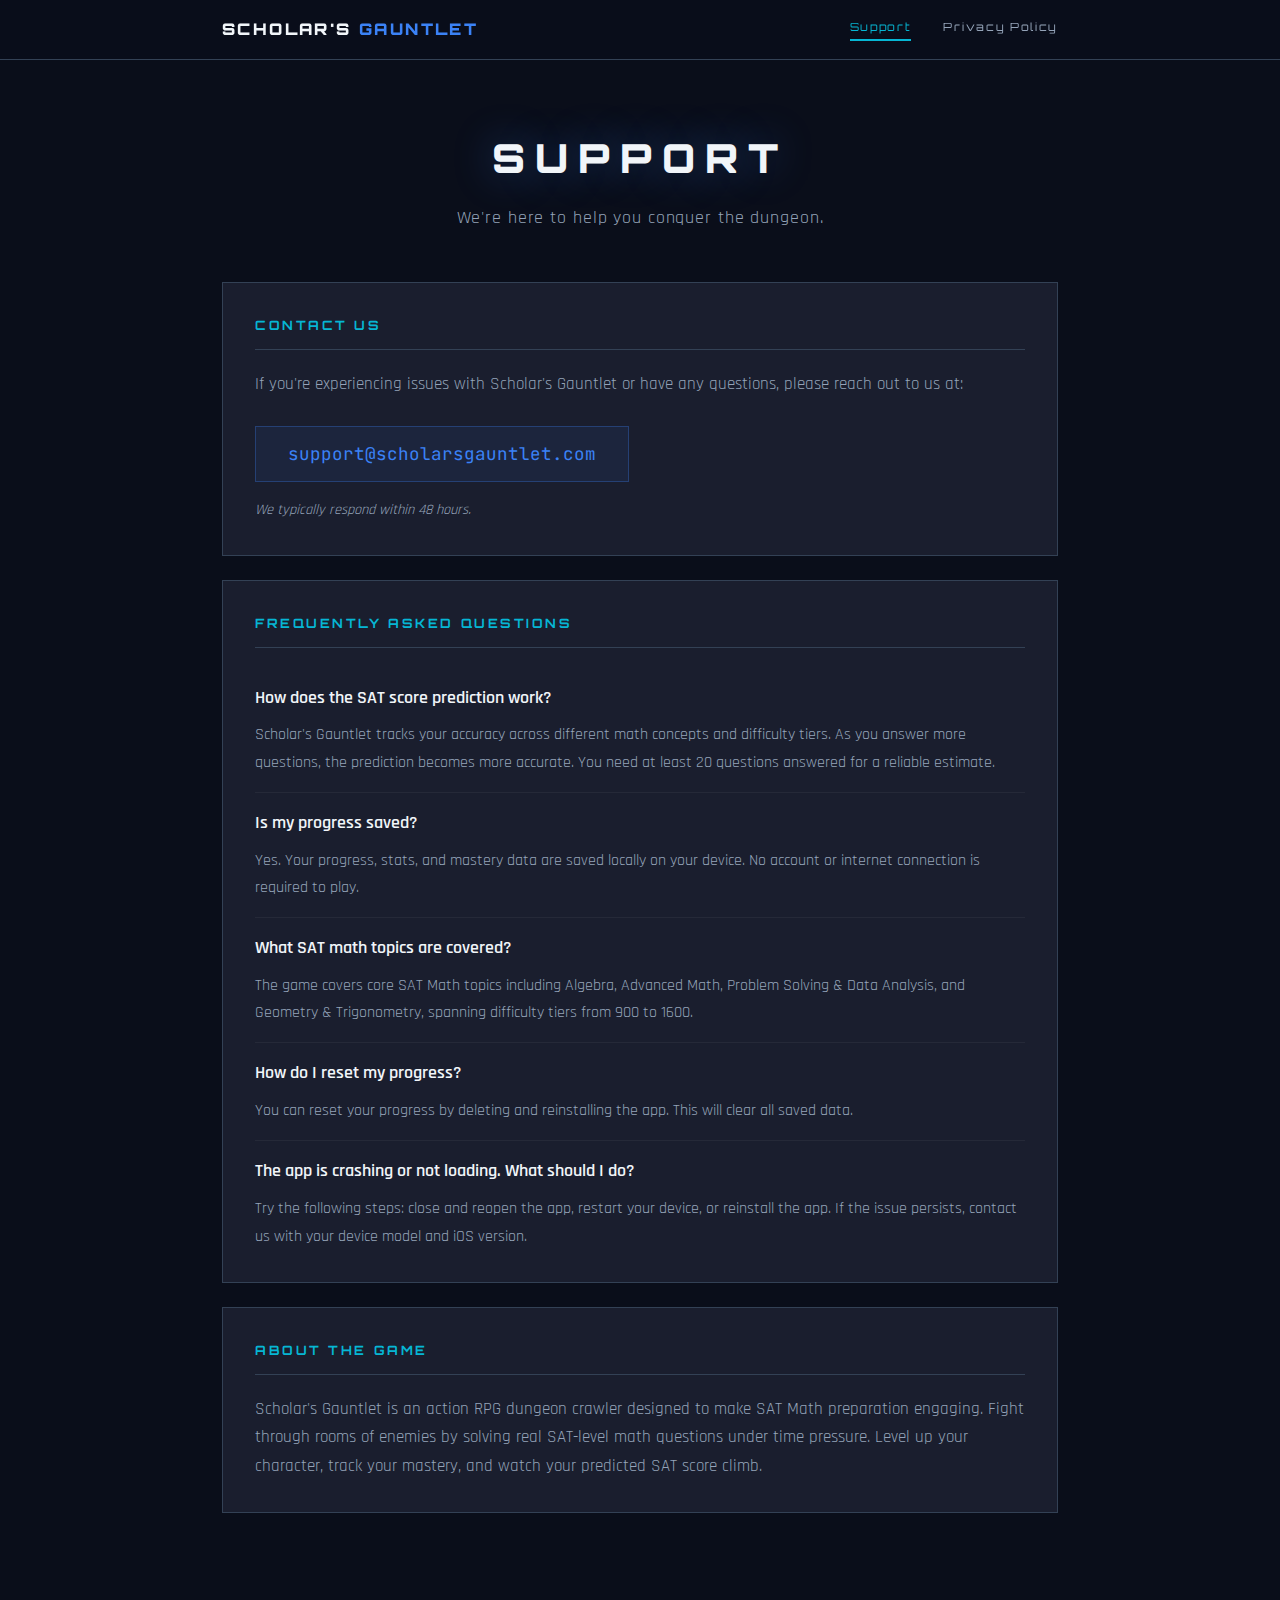
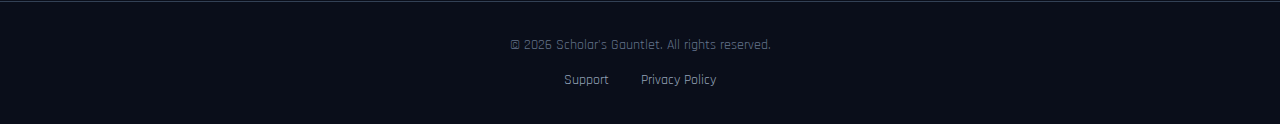
<file: index.html>
<!DOCTYPE html>
<html lang="en">
<head>
  <meta charset="UTF-8">
  <meta name="viewport" content="width=device-width, initial-scale=1.0">
  <title>Scholar's Gauntlet — Support & Privacy</title>
  <link rel="stylesheet" href="style.css">
  <link rel="preconnect" href="https://fonts.googleapis.com">
  <link href="https://fonts.googleapis.com/css2?family=Orbitron:wght@400;700;900&family=Rajdhani:wght@300;400;500;600;700&family=JetBrains+Mono:wght@400;700&display=swap" rel="stylesheet">
</head>
<body>
  <nav class="nav">
    <div class="nav-inner">
      <a href="index.html" class="nav-brand">SCHOLAR'S <span class="accent">GAUNTLET</span></a>
      <div class="nav-links">
        <a href="index.html" class="nav-link active">Support</a>
        <a href="privacy.html" class="nav-link">Privacy Policy</a>
      </div>
    </div>
  </nav>

  <main class="container">
    <section class="hero">
      <h1 class="hero-title">SUPPORT</h1>
      <p class="hero-sub">We're here to help you conquer the dungeon.</p>
    </section>

    <section class="card">
      <h2 class="card-title">CONTACT US</h2>
      <p>If you're experiencing issues with Scholar's Gauntlet or have any questions, please reach out to us at:</p>
      <a href="mailto:support@scholarsgauntlet.com" class="email-link">support@scholarsgauntlet.com</a>
      <p class="note">We typically respond within 48 hours.</p>
    </section>

    <section class="card">
      <h2 class="card-title">FREQUENTLY ASKED QUESTIONS</h2>

      <div class="faq">
        <h3 class="faq-q">How does the SAT score prediction work?</h3>
        <p class="faq-a">Scholar's Gauntlet tracks your accuracy across different math concepts and difficulty tiers. As you answer more questions, the prediction becomes more accurate. You need at least 20 questions answered for a reliable estimate.</p>
      </div>

      <div class="faq">
        <h3 class="faq-q">Is my progress saved?</h3>
        <p class="faq-a">Yes. Your progress, stats, and mastery data are saved locally on your device. No account or internet connection is required to play.</p>
      </div>

      <div class="faq">
        <h3 class="faq-q">What SAT math topics are covered?</h3>
        <p class="faq-a">The game covers core SAT Math topics including Algebra, Advanced Math, Problem Solving & Data Analysis, and Geometry & Trigonometry, spanning difficulty tiers from 900 to 1600.</p>
      </div>

      <div class="faq">
        <h3 class="faq-q">How do I reset my progress?</h3>
        <p class="faq-a">You can reset your progress by deleting and reinstalling the app. This will clear all saved data.</p>
      </div>

      <div class="faq">
        <h3 class="faq-q">The app is crashing or not loading. What should I do?</h3>
        <p class="faq-a">Try the following steps: close and reopen the app, restart your device, or reinstall the app. If the issue persists, contact us with your device model and iOS version.</p>
      </div>
    </section>

    <section class="card">
      <h2 class="card-title">ABOUT THE GAME</h2>
      <p>Scholar's Gauntlet is an action RPG dungeon crawler designed to make SAT Math preparation engaging. Fight through rooms of enemies by solving real SAT-level math questions under time pressure. Level up your character, track your mastery, and watch your predicted SAT score climb.</p>
    </section>
  </main>

  <footer class="footer">
    <p>&copy; 2026 Scholar's Gauntlet. All rights reserved.</p>
    <div class="footer-links">
      <a href="index.html">Support</a>
      <a href="privacy.html">Privacy Policy</a>
    </div>
  </footer>
</body>
</html>
</file>
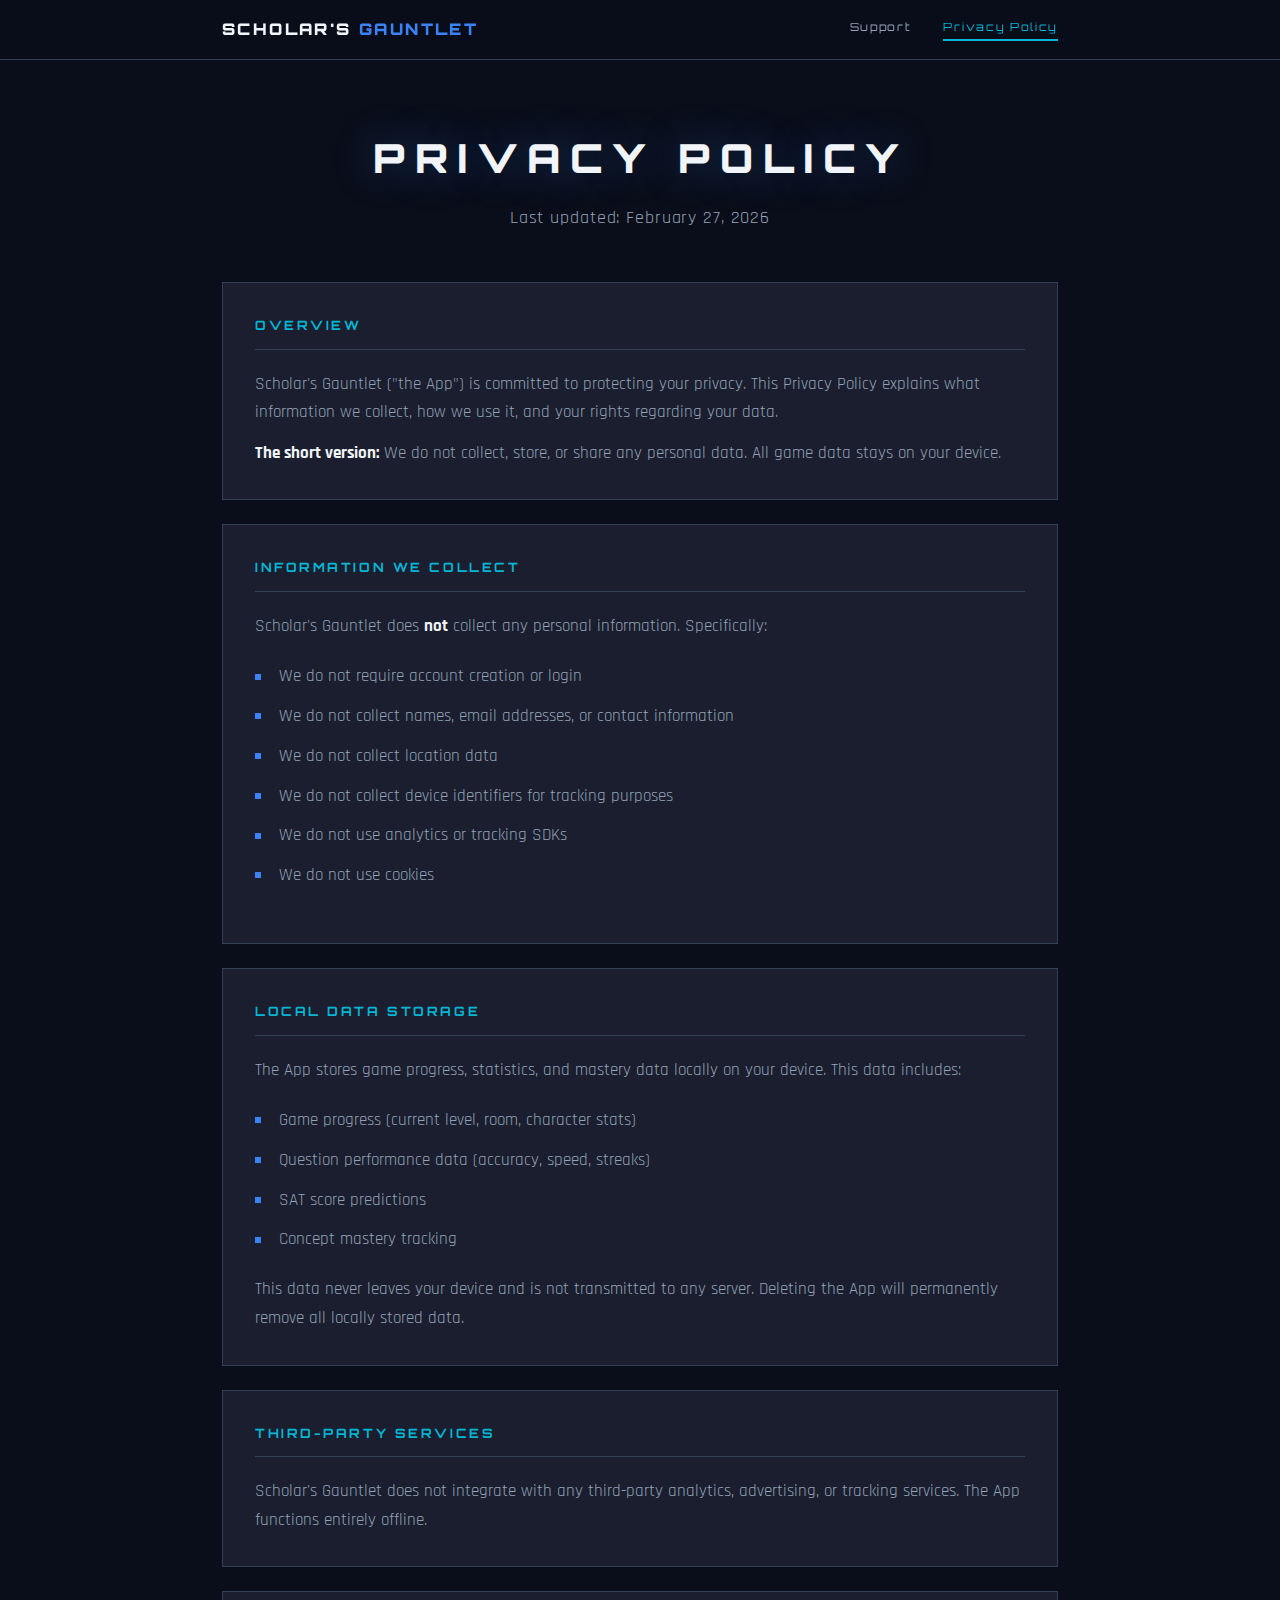
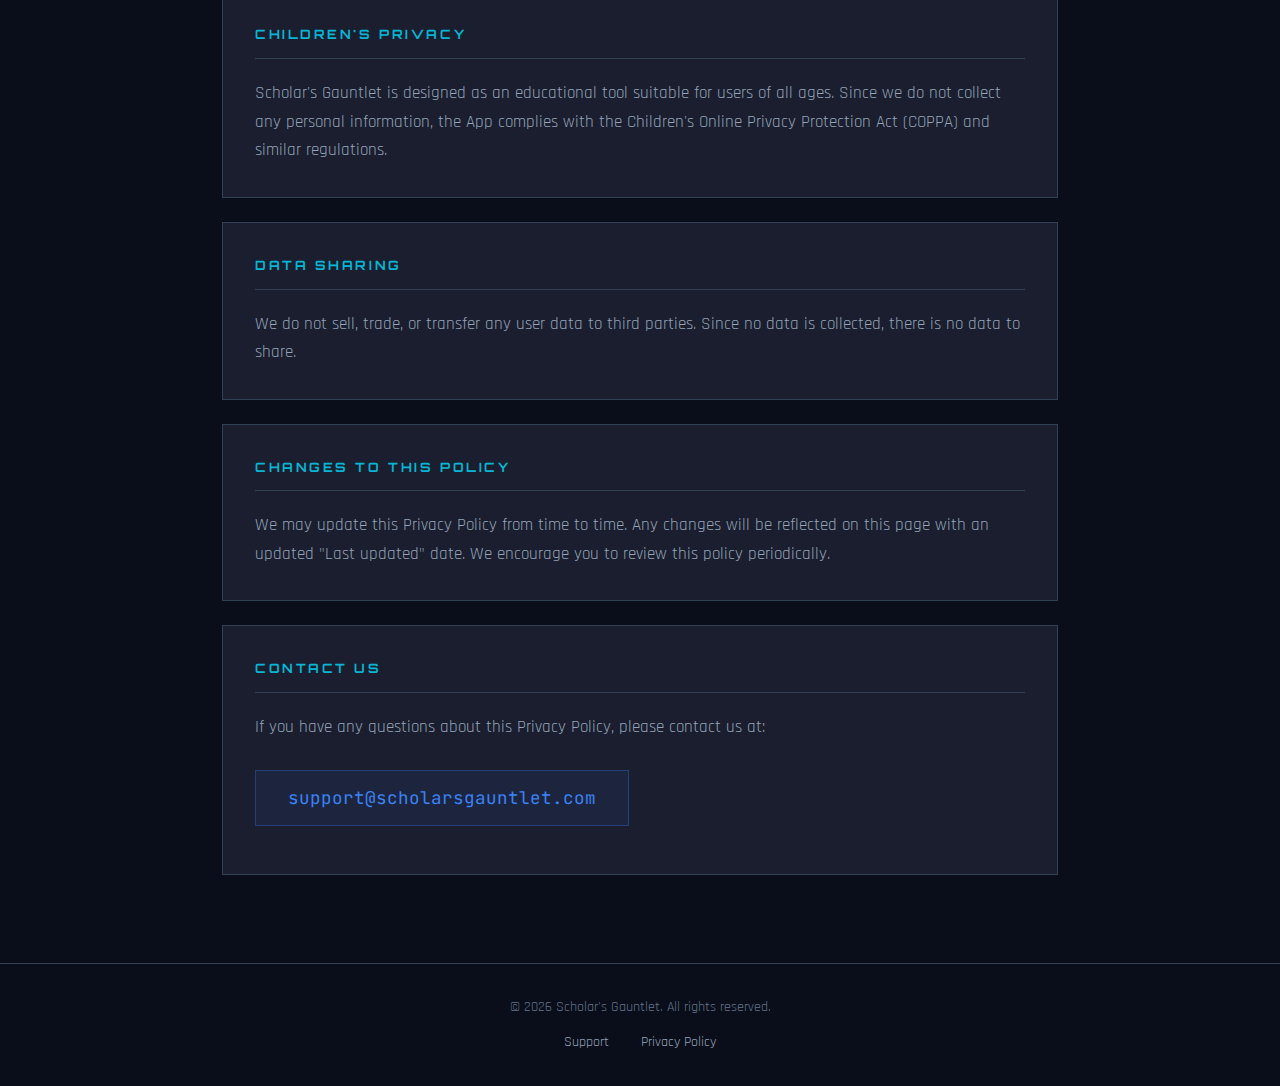
<file: privacy.html>
<!DOCTYPE html>
<html lang="en">
<head>
  <meta charset="UTF-8">
  <meta name="viewport" content="width=device-width, initial-scale=1.0">
  <title>Scholar's Gauntlet — Privacy Policy</title>
  <link rel="stylesheet" href="style.css">
  <link rel="preconnect" href="https://fonts.googleapis.com">
  <link href="https://fonts.googleapis.com/css2?family=Orbitron:wght@400;700;900&family=Rajdhani:wght@300;400;500;600;700&family=JetBrains+Mono:wght@400;700&display=swap" rel="stylesheet">
</head>
<body>
  <nav class="nav">
    <div class="nav-inner">
      <a href="index.html" class="nav-brand">SCHOLAR'S <span class="accent">GAUNTLET</span></a>
      <div class="nav-links">
        <a href="index.html" class="nav-link">Support</a>
        <a href="privacy.html" class="nav-link active">Privacy Policy</a>
      </div>
    </div>
  </nav>

  <main class="container">
    <section class="hero">
      <h1 class="hero-title">PRIVACY POLICY</h1>
      <p class="hero-sub">Last updated: February 27, 2026</p>
    </section>

    <section class="card policy">
      <h2 class="card-title">OVERVIEW</h2>
      <p>Scholar's Gauntlet ("the App") is committed to protecting your privacy. This Privacy Policy explains what information we collect, how we use it, and your rights regarding your data.</p>
      <p><strong>The short version:</strong> We do not collect, store, or share any personal data. All game data stays on your device.</p>
    </section>

    <section class="card policy">
      <h2 class="card-title">INFORMATION WE COLLECT</h2>
      <p>Scholar's Gauntlet does <strong>not</strong> collect any personal information. Specifically:</p>
      <ul>
        <li>We do not require account creation or login</li>
        <li>We do not collect names, email addresses, or contact information</li>
        <li>We do not collect location data</li>
        <li>We do not collect device identifiers for tracking purposes</li>
        <li>We do not use analytics or tracking SDKs</li>
        <li>We do not use cookies</li>
      </ul>
    </section>

    <section class="card policy">
      <h2 class="card-title">LOCAL DATA STORAGE</h2>
      <p>The App stores game progress, statistics, and mastery data locally on your device. This data includes:</p>
      <ul>
        <li>Game progress (current level, room, character stats)</li>
        <li>Question performance data (accuracy, speed, streaks)</li>
        <li>SAT score predictions</li>
        <li>Concept mastery tracking</li>
      </ul>
      <p>This data never leaves your device and is not transmitted to any server. Deleting the App will permanently remove all locally stored data.</p>
    </section>

    <section class="card policy">
      <h2 class="card-title">THIRD-PARTY SERVICES</h2>
      <p>Scholar's Gauntlet does not integrate with any third-party analytics, advertising, or tracking services. The App functions entirely offline.</p>
    </section>

    <section class="card policy">
      <h2 class="card-title">CHILDREN'S PRIVACY</h2>
      <p>Scholar's Gauntlet is designed as an educational tool suitable for users of all ages. Since we do not collect any personal information, the App complies with the Children's Online Privacy Protection Act (COPPA) and similar regulations.</p>
    </section>

    <section class="card policy">
      <h2 class="card-title">DATA SHARING</h2>
      <p>We do not sell, trade, or transfer any user data to third parties. Since no data is collected, there is no data to share.</p>
    </section>

    <section class="card policy">
      <h2 class="card-title">CHANGES TO THIS POLICY</h2>
      <p>We may update this Privacy Policy from time to time. Any changes will be reflected on this page with an updated "Last updated" date. We encourage you to review this policy periodically.</p>
    </section>

    <section class="card policy">
      <h2 class="card-title">CONTACT US</h2>
      <p>If you have any questions about this Privacy Policy, please contact us at:</p>
      <a href="mailto:support@scholarsgauntlet.com" class="email-link">support@scholarsgauntlet.com</a>
    </section>
  </main>

  <footer class="footer">
    <p>&copy; 2026 Scholar's Gauntlet. All rights reserved.</p>
    <div class="footer-links">
      <a href="index.html">Support</a>
      <a href="privacy.html">Privacy Policy</a>
    </div>
  </footer>
</body>
</html>
</file>
<file: style.css>
/* === Scholar's Gauntlet — Support & Privacy Website === */
:root {
  --navy: #0a0e1a;
  --charcoal: #1a1e2e;
  --dark-blue: #141828;
  --electric-blue: #3b82f6;
  --cyan: #06b6d4;
  --cyan-glow: #22d3ee;
  --indigo: #4f46e5;
  --red: #ef4444;
  --orange: #f97316;
  --green: #22c55e;
  --gold: #eab308;
  --white: #f1f5f9;
  --gray: #64748b;
  --gray-light: #94a3b8;
  --gray-dark: #334155;
  --font-display: 'Orbitron', sans-serif;
  --font-body: 'Rajdhani', sans-serif;
  --font-mono: 'JetBrains Mono', monospace;
}

* { margin: 0; padding: 0; box-sizing: border-box; }

body {
  background: var(--navy);
  color: var(--white);
  font-family: var(--font-body);
  font-size: 1.05rem;
  line-height: 1.7;
  min-height: 100vh;
}

/* === NAV === */
.nav {
  position: sticky;
  top: 0;
  z-index: 100;
  background: rgba(10, 14, 26, 0.95);
  backdrop-filter: blur(12px);
  border-bottom: 1px solid var(--gray-dark);
}

.nav-inner {
  max-width: 900px;
  margin: 0 auto;
  padding: 1rem 2rem;
  display: flex;
  justify-content: space-between;
  align-items: center;
}

.nav-brand {
  font-family: var(--font-display);
  font-size: 1rem;
  font-weight: 900;
  letter-spacing: 0.15em;
  color: var(--white);
  text-decoration: none;
}

.nav-brand .accent {
  color: var(--electric-blue);
}

.nav-links {
  display: flex;
  gap: 2rem;
}

.nav-link {
  font-family: var(--font-display);
  font-size: 0.7rem;
  letter-spacing: 0.15em;
  color: var(--gray-light);
  text-decoration: none;
  transition: color 0.2s;
  padding-bottom: 2px;
}

.nav-link:hover {
  color: var(--white);
}

.nav-link.active {
  color: var(--cyan);
  border-bottom: 2px solid var(--cyan);
}

/* === CONTAINER === */
.container {
  max-width: 900px;
  margin: 0 auto;
  padding: 0 2rem 4rem;
}

/* === HERO === */
.hero {
  text-align: center;
  padding: 4rem 0 3rem;
}

.hero-title {
  font-family: var(--font-display);
  font-size: 2.5rem;
  font-weight: 900;
  letter-spacing: 0.25em;
  text-shadow: 0 0 40px rgba(59, 130, 246, 0.4);
}

.hero-sub {
  font-size: 1.1rem;
  color: var(--gray-light);
  margin-top: 0.75rem;
  letter-spacing: 0.05em;
}

/* === CARDS === */
.card {
  background: var(--charcoal);
  border: 1px solid var(--gray-dark);
  padding: 2rem;
  margin-bottom: 1.5rem;
}

.card-title {
  font-family: var(--font-display);
  font-size: 0.8rem;
  font-weight: 700;
  letter-spacing: 0.2em;
  color: var(--cyan);
  margin-bottom: 1.25rem;
  padding-bottom: 0.75rem;
  border-bottom: 1px solid var(--gray-dark);
}

.card p {
  color: var(--gray-light);
  margin-bottom: 0.75rem;
}

.card p:last-child {
  margin-bottom: 0;
}

.card strong {
  color: var(--white);
}

.card ul {
  list-style: none;
  margin: 1rem 0;
}

.card ul li {
  color: var(--gray-light);
  padding: 0.35rem 0;
  padding-left: 1.5rem;
  position: relative;
}

.card ul li::before {
  content: '';
  position: absolute;
  left: 0;
  top: 50%;
  transform: translateY(-50%);
  width: 6px;
  height: 6px;
  background: var(--electric-blue);
}

/* === EMAIL LINK === */
.email-link {
  display: inline-block;
  font-family: var(--font-mono);
  font-size: 1.1rem;
  color: var(--electric-blue);
  text-decoration: none;
  padding: 0.75rem 2rem;
  border: 1px solid rgba(59, 130, 246, 0.3);
  background: rgba(59, 130, 246, 0.08);
  margin: 1rem 0;
  transition: all 0.2s;
}

.email-link:hover {
  background: rgba(59, 130, 246, 0.15);
  border-color: var(--electric-blue);
  box-shadow: 0 0 20px rgba(59, 130, 246, 0.2);
}

.note {
  font-size: 0.9rem;
  color: var(--gray);
  font-style: italic;
}

/* === FAQ === */
.faq {
  padding: 1rem 0;
  border-bottom: 1px solid rgba(255, 255, 255, 0.05);
}

.faq:last-child {
  border-bottom: none;
  padding-bottom: 0;
}

.faq-q {
  font-family: var(--font-body);
  font-size: 1.1rem;
  font-weight: 600;
  color: var(--white);
  margin-bottom: 0.5rem;
}

.faq-a {
  color: var(--gray-light);
  font-size: 1rem;
}

/* === POLICY SECTIONS === */
.policy p {
  margin-bottom: 0.75rem;
}

/* === FOOTER === */
.footer {
  border-top: 1px solid var(--gray-dark);
  padding: 2rem;
  text-align: center;
  color: var(--gray);
  font-size: 0.85rem;
}

.footer-links {
  display: flex;
  justify-content: center;
  gap: 2rem;
  margin-top: 0.75rem;
}

.footer-links a {
  color: var(--gray-light);
  text-decoration: none;
  font-size: 0.85rem;
  transition: color 0.2s;
}

.footer-links a:hover {
  color: var(--electric-blue);
}

/* === RESPONSIVE === */
@media (max-width: 640px) {
  .nav-inner {
    flex-direction: column;
    gap: 0.75rem;
  }

  .hero-title {
    font-size: 1.8rem;
    letter-spacing: 0.15em;
  }

  .card {
    padding: 1.5rem;
  }

  .container {
    padding: 0 1rem 3rem;
  }
}
</file>
